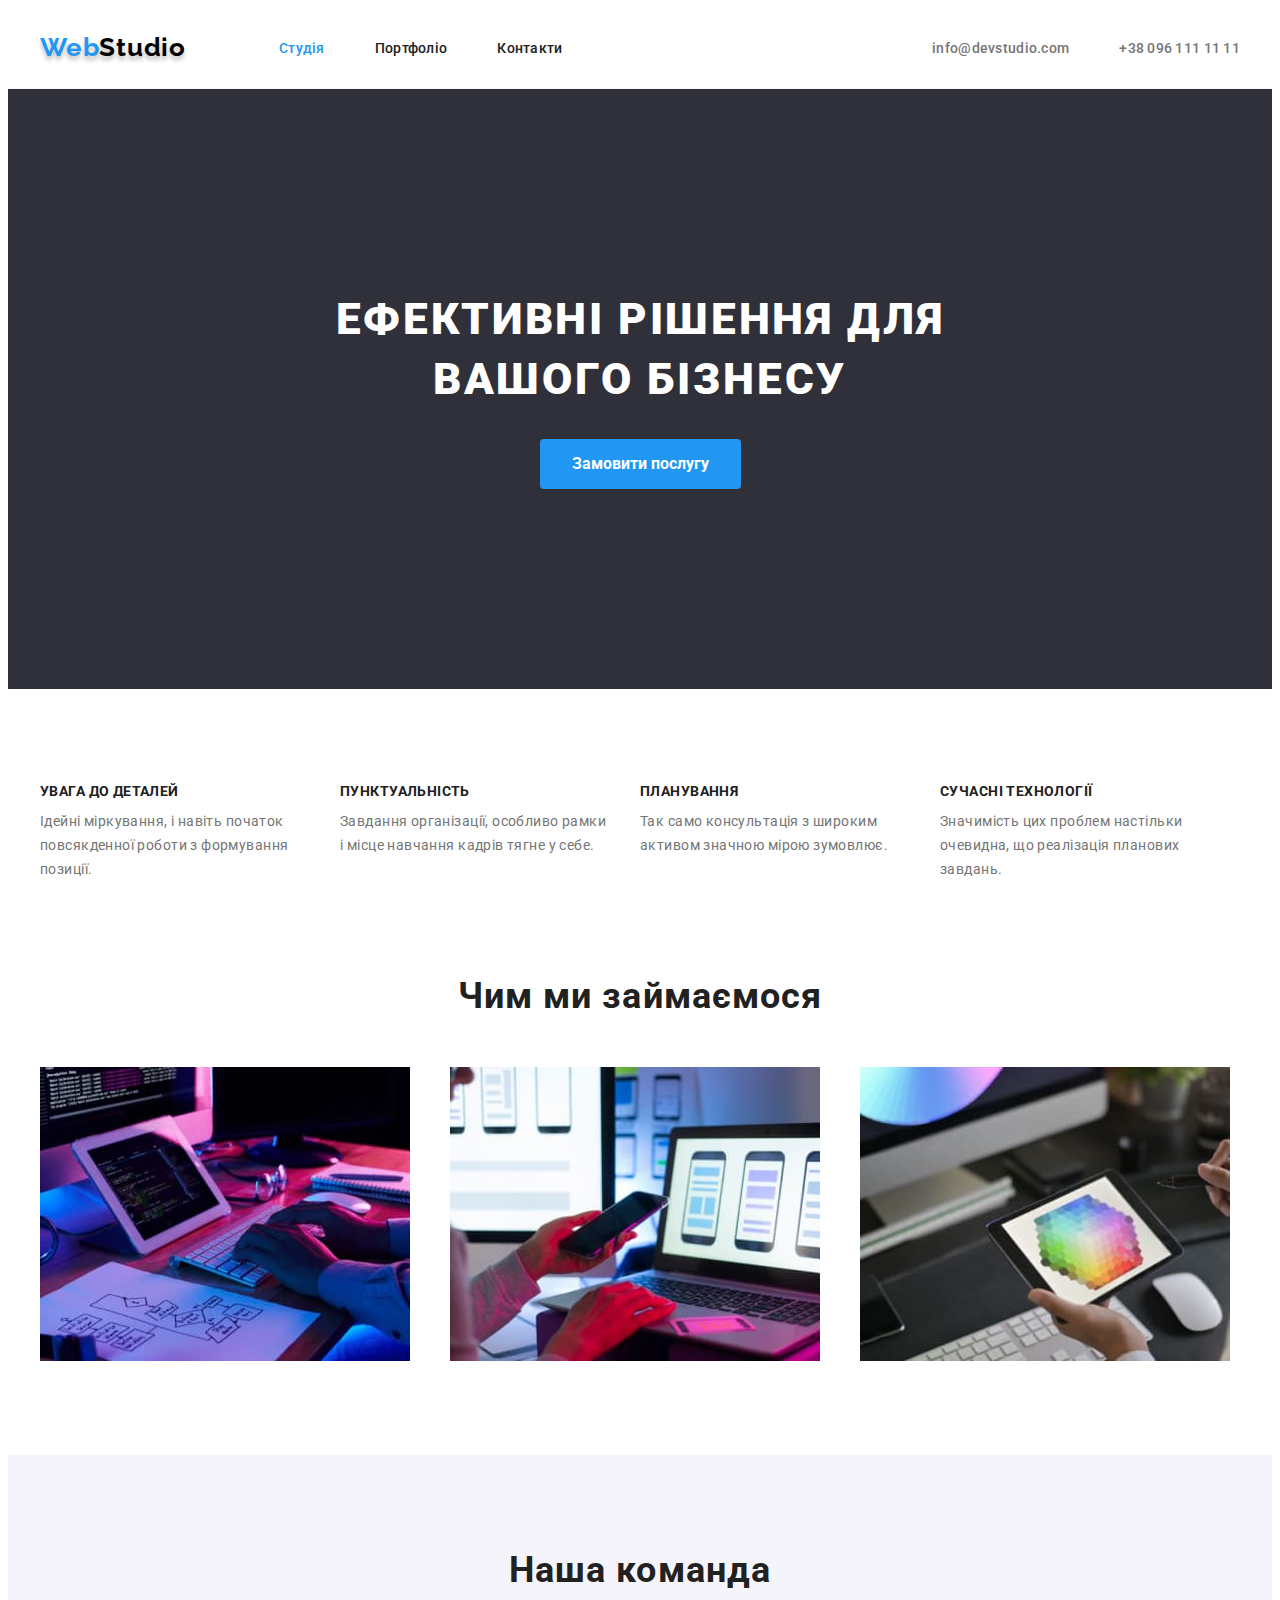
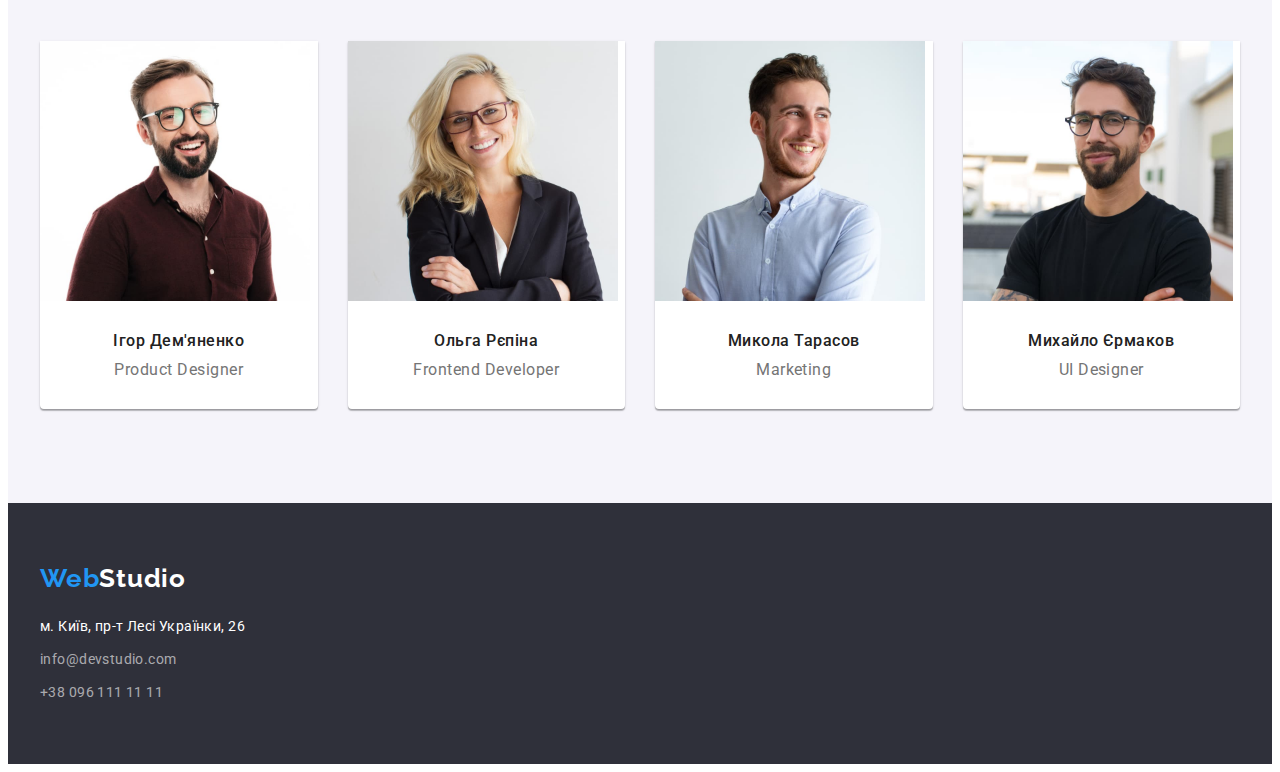
<file: index.html>
<!DOCTYPE html>
<html lang="uk">
  <head>
    <meta charset="UTF-8" />
    <meta http-equiv="X-UA-Compatible" content="IE=edge" />
    <meta name="viewport" content="width=device-width, initial-scale=1.0" />
    <title>WebStudio</title>

    <!-- Normalize -->
    <link rel="stylesheet" href="https://cdnjs.cloudflare.com/ajax/libs/modern-normalize/1.1.0/modern-normalize.min.css"
      integrity="sha512-wpPYUAdjBVSE4KJnH1VR1HeZfpl1ub8YT/NKx4PuQ5NmX2tKuGu6U/JRp5y+Y8XG2tV+wKQpNHVUX03MfMFn9Q=="
      crossorigin="anonymous" referrerpolicy="no-referrer" />

    <!-- Fonts -->
    <link rel="preconnect" href="https://fonts.googleapis.com">
    <link rel="preconnect" href="https://fonts.gstatic.com" crossorigin>
    <link href="https://fonts.googleapis.com/css2?family=Raleway:wght@700&family=Roboto:wght@400;500;700;900&display=swap"
      rel="stylesheet">

    <!-- Custom styles -->
    <link rel="stylesheet" href="./css/styles.css">
  </head>

  <body>

    <!--Header-->
    <header class="header">
      <div class="header-container container">
        <a href="./index.html" class="logo link">Web<span class="logo-part">Studio</span></a>
        <nav class="site-nav">
          <ul class="nav-list list">
            <li>
              <a href="./index.html" class="nav-link link-current link">Студія</a>
              </li>
            <li>
              <a href="./portfolio.html" class="nav-link link">Портфоліо</a>
              </li>
            <li>
              <a href="" class="nav-link link">Контакти</a>
            </li>
          </ul>
        </nav>
        <ul class="contact-list list">
          <li><a href="mailto:info@devstudio.com" class="contact-link link">info@devstudio.com</a></li>
          <li><a href="tel:+380961111111" class="contact-link link">+38 096 111 11 11</a></li>
        </ul>
      </div>
    </header>

    <main>
      <!--Hero section -->
      <section class="hero-section section">
        <div class="container">
          <h1 class="hero-title">Ефективні рішення для вашого бізнесу</h1>
          <button type="button" class="hero-btn btn">Замовити послугу</button>
        </div>
      </section>

      <!--Specific section-->
      <section class="section">
        <div class="container">
          <h2 class="visually-hidden">Особливості</h2>
          <ul class="specific-list list">
            <li>
              <h3 class="scecific-item-title">УВАГА ДО ДЕТАЛЕЙ</h3>
              <p class="specific-item-text">Ідейні міркування, і навіть початок повсякденної роботи з формування позиції.</p>
            </li>
            <li>
              <h3 class="scecific-item-title">ПУНКТУАЛЬНІСТЬ</h3>
              <p class="specific-item-text">Завдання організації, особливо рамки і місце навчання кадрів тягне у себе.</p>
            </li>
            <li>
              <h3 class="scecific-item-title">ПЛАНУВАННЯ</h3>
              <p class="specific-item-text">Так само консультація з широким активом значною мірою зумовлює.</p>
            </li>
            <li>
              <h3 class="scecific-item-title">СУЧАСНІ ТЕХНОЛОГІЇ</h3>
              <p class="specific-item-text">Значимість цих проблем настільки очевидна, що реалізація планових завдань.</p>
            </li>
          </ul>
        </div>
      </section>

      <!--Activities section-->
      <section class="activities-section section">
        <div class="container">
          <h2 class="section-title">Чим ми займаємося</h2>
          <ul class="card-set list">
            <li class="card-set-item">
              <img 
                src="./img/box1.jpg" 
                alt="зображення робочого процесу" 
                width="370" 
                height="294" 
              />
            </li>
            <li class="card-set-item">
              <img 
                src="./img/box2.jpg" 
                alt="зображення робочого процесу" 
                width="370" 
                height="294" 
              />
            </li>
            <li class="card-set-item">
              <img 
                src="./img/box3.jpg" 
                alt="зображення робочого процесу" 
                width="370" 
                height="294" 
              />
            </li>
          </ul>
        </div>
      </section>

      <!--Team section-->
      <section class="team-section section">
        <div class="container">
          <h2 class="section-title">Наша команда</h2>
          <ul class="card-set list">
            <li class="card-set-item team-list">
              <img 
                src="./img/teammate1.jpg" 
                alt="Ігор Дем'яненко" 
                width="270" 
                height="260" 
              />
              <div class="team-item-descr">
                <h3 class="team-item-title">Ігор Дем'яненко</h3>
                <p lang="en" class="team-item-text">Product Designer</p>
              </div>
            </li>
            <li class="card-set-item team-list">
              <img 
                src="./img/teammate2.jpg" 
                alt="Ольга Рєпіна" 
                width="270" 
                height="260" 
              />
              <div class="team-item-descr">
                <h3 class="team-item-title">Ольга Рєпіна</h3>
                <p lang="en" class="team-item-text">Frontend Developer</p>
              </div>
            </li>
            <li class="card-set-item team-list">
              <img 
                src="./img/teammate3.jpg" 
                alt="Микола Тарасов" 
                width="270" 
                height="260" 
              />
              <div class="team-item-descr">
                <h3 class="team-item-title">Микола Тарасов</h3>
                <p lang="en" class="team-item-text">Marketing</p>
              </div>
            </li>
            <li class="card-set-item team-list">
              <img 
                src="./img/teammate4.jpg" 
                alt="Михайло Єрмаков" 
                width="270" 
                height="260" 
              />
              <div class="team-item-descr">
                <h3 class="team-item-title">Михайло Єрмаков</h3>
                <p lang="en" class="team-item-text">UI Designer</p>
              </div>
            </li>
          </ul>
        </div>
      </section>
    </main>

    <!--Footer-->
    <footer class="footer-section">
      <div class="container">
        <a href="./index.html" class="logo-footer link">Web<span class="logo-footer-part">Studio</span></a>
        <address>
            <ul class="address-list list">
              <li class="footer-list">
                  <a
                    href="https://goo.gl/maps/eDy7byiWpMhhqCSa9"
                    target="_blank"
                    rel="noopener noreferrer nofollow"
                    class="address link"
                    >м. Київ, пр-т Лесі Українки, 26</a
                  >
              </li>
              <li class="footer-list">
                <a href="mailto:info@devstudio.com" class="contact-link-footer link">info@devstudio.com</a>
              </li>
              <li class="footer-list">
                <a href="tel:+380961111111" class="contact-link-footer link">+38 096 111 11 11</a>
              </li>
            </ul>
        </address>
      </div>
    </footer>
  </body>
</html>
</file>
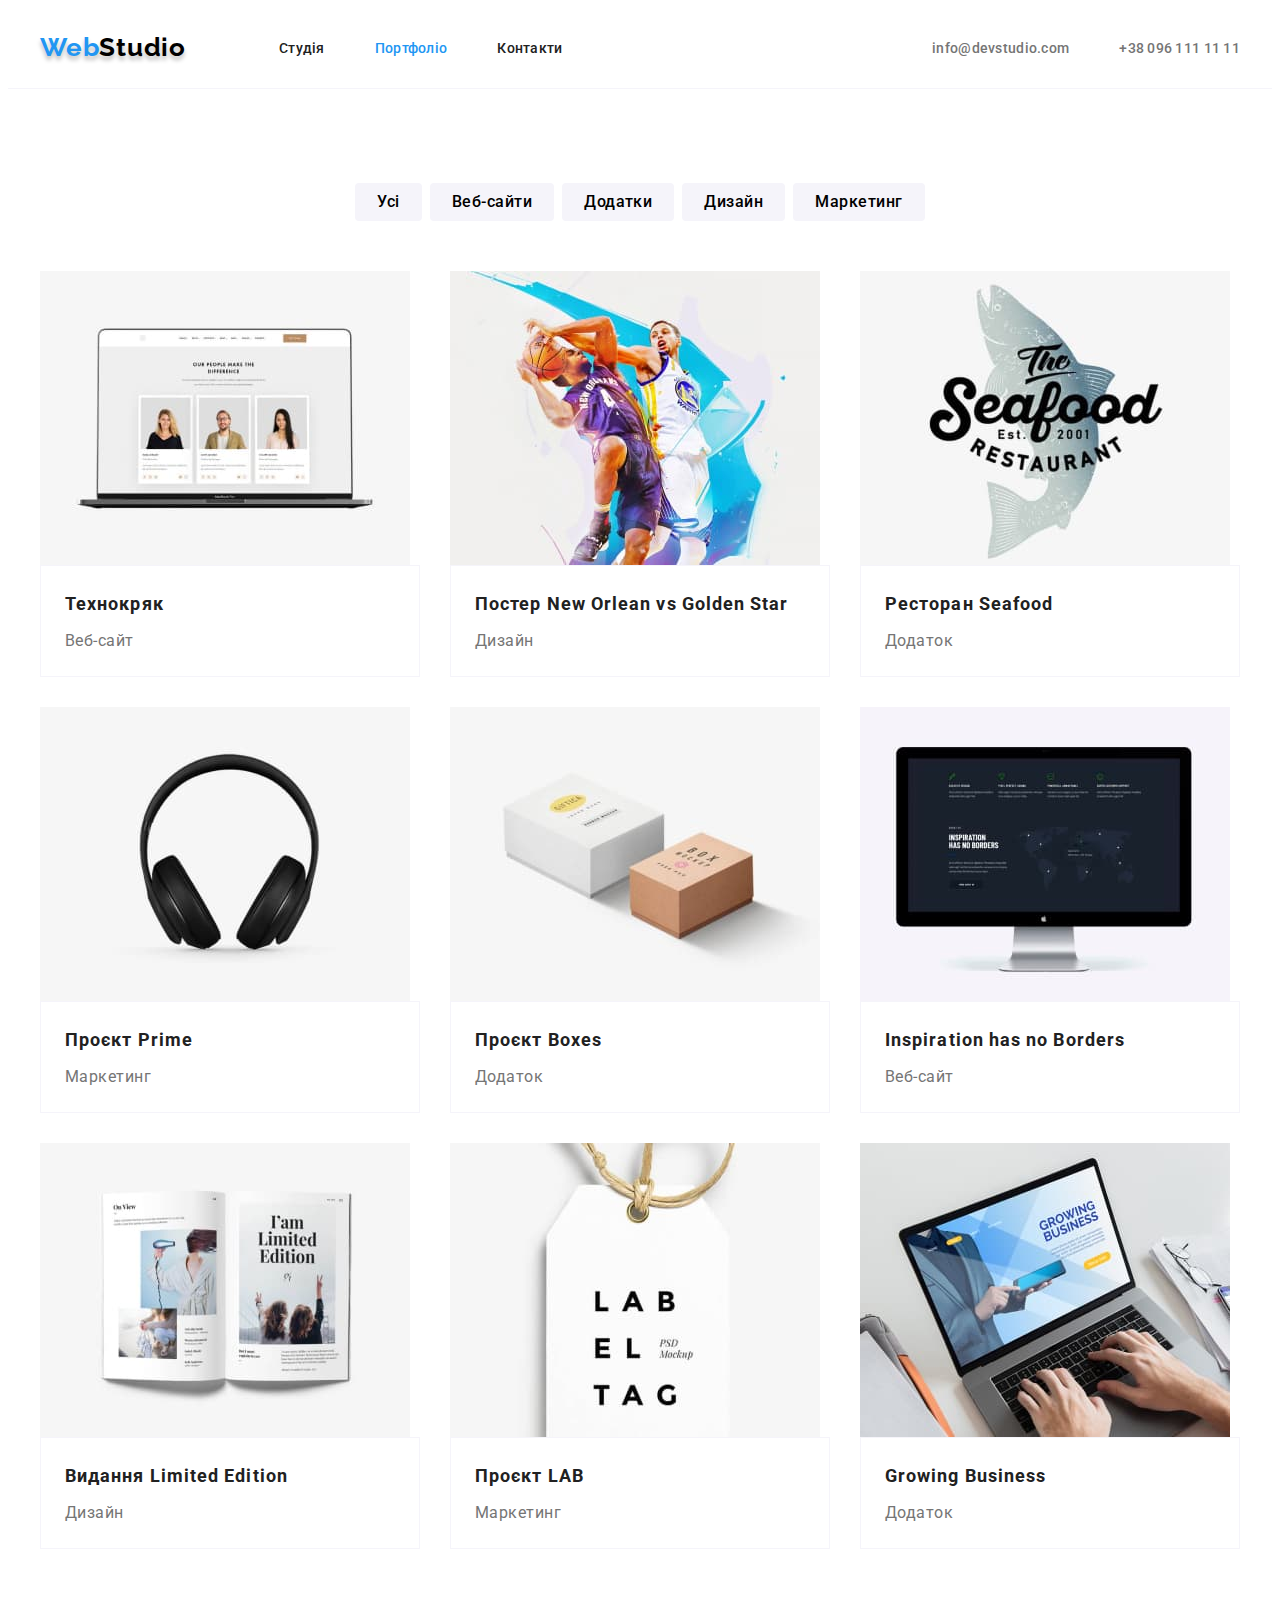
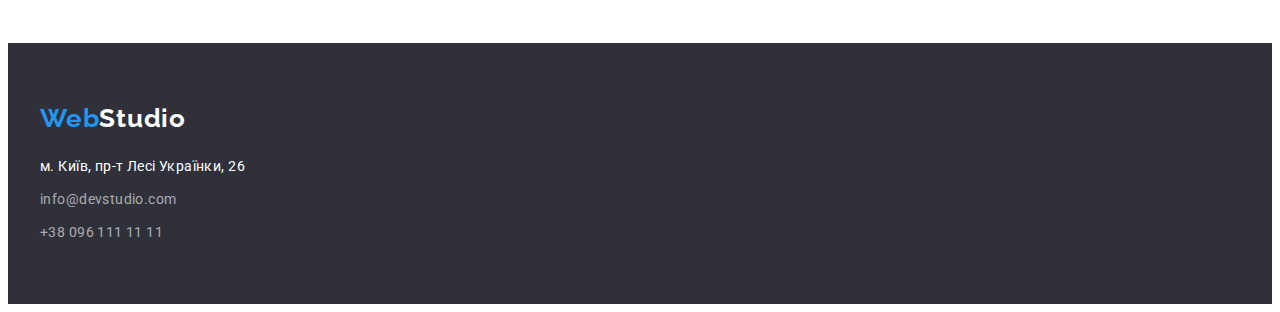
<file: portfolio.html>
<!DOCTYPE html>
<html lang="uk">
<head>
    <meta charset="UTF-8">
    <meta http-equiv="X-UA-Compatible" content="IE=edge">
    <meta name="viewport" content="width=device-width, initial-scale=1.0">
    <title>Portfolio WebStudio</title>
    <!-- Normalize -->
    <link rel="stylesheet" href="https://cdnjs.cloudflare.com/ajax/libs/modern-normalize/1.1.0/modern-normalize.min.css"
        integrity="sha512-wpPYUAdjBVSE4KJnH1VR1HeZfpl1ub8YT/NKx4PuQ5NmX2tKuGu6U/JRp5y+Y8XG2tV+wKQpNHVUX03MfMFn9Q=="
        crossorigin="anonymous" referrerpolicy="no-referrer" />

    <!-- Fonts -->
    <link rel="preconnect" href="https://fonts.googleapis.com">
    <link rel="preconnect" href="https://fonts.gstatic.com" crossorigin>
    <link href="https://fonts.googleapis.com/css2?family=Raleway:wght@700&family=Roboto:wght@400;500;700;900&display=swap"
        rel="stylesheet">

    <!-- Custom styles -->
    <link rel="stylesheet" href="./css/styles.css">
</head>
<body>
    <!--Header-->
    <header class="header">
        <div class="header-container container">
            <a href="./index.html" class="logo link">Web<span class="logo-part">Studio</span></a>
            <nav class="site-nav">
                <ul class="nav-list list">
                    <li>
                        <a href="./index.html" class="nav-link link">Студія</a>
                    </li>
                    <li>
                        <a href="./portfolio.html" class="nav-link link-current link">Портфоліо</a>
                    </li>
                    <li>
                        <a href="" class="nav-link link">Контакти</a>
                    </li>
                </ul>
            </nav>
            <ul class="contact-list list">
                <li><a href="mailto:info@devstudio.com" class="contact-link link">info@devstudio.com</a></li>
                <li><a href="tel:+380961111111" class="contact-link link">+38 096 111 11 11</a></li>
            </ul>
        </div>
    </header>

    <main>
        <!-- Portfolio -->
        <section class="portfolio-section">
            <div class="container">
                <h1 class="visually-hidden">Portfolio</h1>
                <!-- Button  list -->
                <ul class="button-list list">
                    <li><button type="button" class="portfolio-btn btn">Усі</button></li>
                    <li><button type="button" class="portfolio-btn btn">Веб-сайти</button></li>
                    <li><button type="button" class="portfolio-btn btn">Додатки</button></li>
                    <li><button type="button" class="portfolio-btn btn">Дизайн</button></li>
                    <li><button type="button" class="portfolio-btn btn">Маркетинг</button></li>
                </ul>
                <!-- Examples -->
                <ul class="examples-list card-set list">
                    <li class="card-set-item">
                        <img 
                            src="./img/portfolio1.jpg" 
                            alt="Work example"
                            width="370"
                            height="294"
                        >
                        <div class="example-descr">
                            <h2 class="example-title">Технокряк</h2>
                            <p class="example-text">Веб-сайт</p>
                        </div>
                    </li>
                    <li class="card-set-item">
                        <img 
                            src="./img/portfolio2.jpg" 
                            alt="Work example"
                            width="370"
                            height="294"
                        >
                        <div class="example-descr">
                            <h2 class="example-title">Постер New Orlean vs Golden Star</h2>
                            <p class="example-text">Дизайн</p>
                        </div>
                    </li>
                    <li class="card-set-item">
                        <img 
                            src="./img/portfolio3.jpg" 
                            alt="Work example"
                            width="370"
                            height="294"    
                        >
                        <div class="example-descr">
                            <h2 class="example-title">Ресторан Seafood</h2>
                            <p class="example-text">Додаток</p>
                        </div>
                    </li>
                    <li class="card-set-item">
                        <img 
                            src="./img/portfolio4.jpg" 
                            alt="Work example"
                            width="370"
                            height="294"
                        >
                        <div class="example-descr">
                            <h2 class="example-title">Проєкт Prime</h2>
                            <p class="example-text">Маркетинг</p>
                        </div>
                    </li>
                    <li class="card-set-item">
                        <img 
                            src="./img/portfolio5.jpg" 
                            alt="Work example"
                            width="370"
                            height="294"
                        >
                        <div class="example-descr">
                            <h2 class="example-title">Проєкт Boxes</h2>
                            <p class="example-text">Додаток</p>
                        </div>
                    </li>
                    <li class="card-set-item">
                        <img 
                            src="./img/portfolio6.jpg" 
                            alt="Work example"
                            width="370"
                            height="294"
                        >
                        <div class="example-descr">
                            <h2 class="example-title">Inspiration has no Borders</h2>
                            <p class="example-text">Веб-сайт</p>
                        </div>
                    </li>
                    <li class="card-set-item">
                        <img 
                            src="./img/portfolio7.jpg" 
                            alt="Work example"
                            width="370"
                            height="294"
                        >
                        <div class="example-descr">
                            <h2 class="example-title">Видання Limited Edition</h2>
                            <p class="example-text">Дизайн</p>
                        </div>
                    </li>
                    <li class="card-set-item">
                        <img 
                            src="./img/portfolio8.jpg" 
                            alt="Work example"
                            width="370"
                            height="294"
                        >
                        <div class="example-descr">
                            <h2 class="example-title">Проєкт LAB</h2>
                            <p class="example-text">Маркетинг</p>
                        </div>
                    </li>
                    <li class="card-set-item">
                        <img 
                            src="./img/portfolio9.jpg" 
                            alt="Work example"
                            width="370"
                            height="294"
                        >
                        <div class="example-descr">
                            <h2 class="example-title">Growing Business</h2>
                            <p class="example-text">Додаток</p>
                        </div>
                    </li>
                </ul>
            </div>
        </section> 
    </main>
    
    <!--Footer-->
    <footer class="footer-section">
        <div class="container">
            <a href="./index.html" class="logo-footer link">Web<span class="logo-footer-part">Studio</span></a>
            <address>
                <ul class="address-list list">
                    <li class="footer-list">
                        <a href="https://goo.gl/maps/eDy7byiWpMhhqCSa9" target="_blank" rel="noopener noreferrer nofollow"
                            class="address link">м. Київ, пр-т Лесі Українки, 26</a>
                    </li>
                    <li class="footer-list">
                        <a href="mailto:info@devstudio.com" class="contact-link-footer link">info@devstudio.com</a>
                    </li>
                    <li class="footer-list">
                        <a href="tel:+380961111111" class="contact-link-footer link">+38 096 111 11 11</a>
                    </li>
                </ul>
            </address>
        </div>
    </footer>
    
</body>
</html>
</file>
<file: css/styles.css>
:root{
    /* Fonts */
    --main-font: "Roboto", sans-serif;
    --logo-font:'Raleway', sans-serif;

    /* Colors */
    --header-logo-color: #000000;
    --footer-logo-color: #FFFFFF;
    --header-contacts-color: #757575;
    --footer-contact-color: rgba(255, 255, 255, 0.6);
    --hero-title-color: #FFFFFF;
    --main-bcg-color: #ffffff;
    --dark-bcg-color: #2F303A;
    --secondary-bcg-color: #F5F4FA;
    --title-color: #212121;
    --main-text-color: #757575;
    --accent-color: #2196F3;
    --address-color: #ffffff;

    /* Others */
    --indent: 30px;
    --items: 3;
}

/* Base styles */
body {
    font-family: var(--main-font);
    font-size: 14px;
    color: var(--title-color);
    background-color: var(--main-bcg-color);
}

/* Reset start*/
h1,
h2,
h3,
h4,
h5,
h6,
p {
    margin: 0;
}

.list {
    list-style: none;
    margin: 0;
    padding: 0;
}

.link {
    text-decoration: none;
}

img {
    display: block;
}
/* Reset end*/

.section {
    padding-top: 94px;
    padding-bottom: 94px;
}

.container {
    width: 1200px;
    padding-right: 15px;
    padding-left: 15px;
    margin-right: auto;
    margin-left: auto;
}

.btn {
    font-family: inherit;
    text-align: center;
    cursor: pointer;
    border: none;
    border-radius: 4px;

    padding: 10px 32px;
    min-height: 38px;
}

.section-title {
    font-weight: 700;
    font-size: 36px;
    line-height: calc(42/36);
    text-align: center;
    letter-spacing: 0.03em;
    margin-bottom: 50px;
}

.card-set {
    display: flex;
    align-items: center;
    gap: 30px;
    flex-wrap: wrap;
}

.card-set-item {
    flex-basis: calc((100% - var(--indent) * (var(--items) - 1)) / (var(--items)));
}

.visually-hidden {
    position: absolute;
    white-space: nowrap;
    width: 1px;
    height: 1px;
    overflow: hidden;
    border: 0;
    padding: 0;
    clip: rect(0 0 0 0);
    clip-path: inset(50%);
    margin: -1px;
}
/* -----------------HEADER----------------------- */
.header {
    border-bottom: 1px solid var(--secondary-bcg-color);
}
.header-container {
    display: flex;
}

.logo {
    font-family: var(--logo-font);
    font-weight: 700;
    font-size: 26px;
    line-height: calc(31/26);
    letter-spacing: 0.03em;
    color: var(--accent-color);
    text-shadow: 0px 4px 4px rgba(0, 0, 0, 0.25);

    display: block;
    padding-top: 24px;
    padding-bottom: 25px;
    margin-right: 93px;
}

.logo-part {
    color: var(--header-logo-color);
}

.site-nav {
    margin-right: auto;
}

.nav-list {
    display: flex;
    gap: 50px;
}

.nav-link {
    font-weight: 500;
    font-size: 14px;
    line-height: calc(16/14);
    letter-spacing: 0.02em;
    color: inherit;  
}


.nav-link:hover,
.nav-link:focus {
    color: var(--accent-color);
}

.link-current {
    color: var(--accent-color);
}

.nav-link,
.contact-link {
    display: block;
    padding-top: 32px;
    padding-bottom: 32px;
}

.contact-list {
    display: flex;
    align-items: center;
    gap: 50px;
}

.contact-link {
    font-weight: 500;
    line-height: calc(16/14);
    letter-spacing: 0.02em;
    color: var(--header-contacts-color);
}

.contact-link:hover,
.contact-link:focus {
    color: var(--accent-color);
}

/* -----------------HERO----------------------- */
.hero-section {
    background-color: var(--dark-bcg-color);
    padding-top: 200px;
    padding-bottom: 200px;
    text-align: center;
}

.hero-title {
    font-weight: 900;
    font-size: 44px;
    line-height: calc(60/44);
    text-align: center;
    letter-spacing: 0.06em;
    text-transform: uppercase;
    color: var(--hero-title-color);

    width: 696px;
    margin-right: auto;
    margin-left: auto;
    margin-bottom: 30px;
}

.hero-btn {
    font-weight: 700;
    font-size: 16px;
    line-height: calc(30/16);
    color: var(--hero-title-color);
    background-color: var(--accent-color);
}

/* -----------------SPECIFIIC----------------------- */
.specific-list {
    display: flex;
    gap: 30px;
}

.scecific-item-title {
    font-size: 14px;
    line-height: calc(16/14);
    letter-spacing: 0.03em;
    text-transform: uppercase;
    margin-bottom: 10px;
}

.specific-item-text {
    line-height: calc(24/14);
    letter-spacing: 0.03em;
    color: var(--main-text-color)
}

.scecific-item-title,
.specific-item-text {
    width: 270px;
}

/* -----------------ACTIVITIES----------------------- */

.activities-section {
    padding-top: 0;
}

/* -----------------TEAM----------------------- */
.team-section {
    background-color: var(--secondary-bcg-color);
}

.team-list {
    --items: 4;
    background-color: var(--address-color);
    box-shadow: 0px 1px 3px rgba(0, 0, 0, 0.12), 0px 1px 1px rgba(0, 0, 0, 0.14), 0px 2px 1px rgba(0, 0, 0, 0.2);
    border-radius: 0px 0px 4px 4px;
}

.team-item-descr{
    padding-top: 30px;
    padding-bottom: 30px;
}

.team-item-title {
    font-weight: 500;
    font-size: 16px;
    line-height: calc(19/16);
    letter-spacing: 0.03em;
    text-align: center;
    margin-bottom: 10px;
}

.team-item-text {
    font-size: 16px;
    line-height: calc(19/16);
    letter-spacing: 0.03em;
    text-align: center;
    color: var(--main-text-color);
}

/* -----------------FOOTER----------------------- */
.footer-section {
    background-color: var(--dark-bcg-color);
        padding-top: 60px;
        padding-bottom: 60px;
}

.logo-footer {
    font-family: var(--logo-font);
    font-weight: 700;
    font-size: 26px;
    line-height: calc(31/26);
    letter-spacing: 0.03em;
    color: var(--accent-color);
    
    display: block;
    margin-bottom: 20px;
}

.logo-footer-part {
    color: var(--footer-logo-color);
}

.footer-list:not(:last-child) {
margin-bottom: 9px;
}

.address {
    color: var(--address-color);
    font-style: normal;
    line-height: calc(24/14);
    letter-spacing: 0.03em;
}

.address:hover,
.address:focus {
    color: var(--accent-color);
}

.contact-link-footer {
    color: var(--footer-contact-color);
    font-style: normal;
    line-height: calc(24/14);
    letter-spacing: 0.03em;

    display: inline-block;
}

.contact-link-footer:hover,
.contact-link-footer:focus {
    color: var(--accent-color);
}

/* -----------------PORTFOLIO PAGE----------------------- */
.portfolio-section {
    padding-top: 94px;
    padding-bottom: 94px;
}

/* -----------------BUTTON LIST----------------------- */
.button-list {
    display: flex;
    justify-content: center;
    gap: 8px;
    margin-bottom: 50px;
}

.portfolio-btn {
    font-weight: 500;
    font-size: 16px;
    line-height: calc(26/16);
    letter-spacing: 0.03em;
    background-color: var(--secondary-bcg-color);
    padding: 6px 22px

}

.portfolio-btn:hover,
.portfolio-btn:focus {
    color: var(--address-color);
    background-color: var(--accent-color);
}

/* -----------------EXAMPLES----------------------- */
.examples-list {
    padding-right: auto;
    padding-left: auto;
}

.example-descr {
    padding: 20px 24px;
    border: 1px solid var(--secondary-bcg-color);;
}

.example-title {
    font-size: 18px;
    line-height: calc(36/18);
    letter-spacing: 0.06em;
    margin-bottom: 4px;
}    

.example-text {
    font-size: 16px;
    line-height: calc(30/16);
    letter-spacing: 0.03em;
    color: var(--main-text-color);
}
</file>
